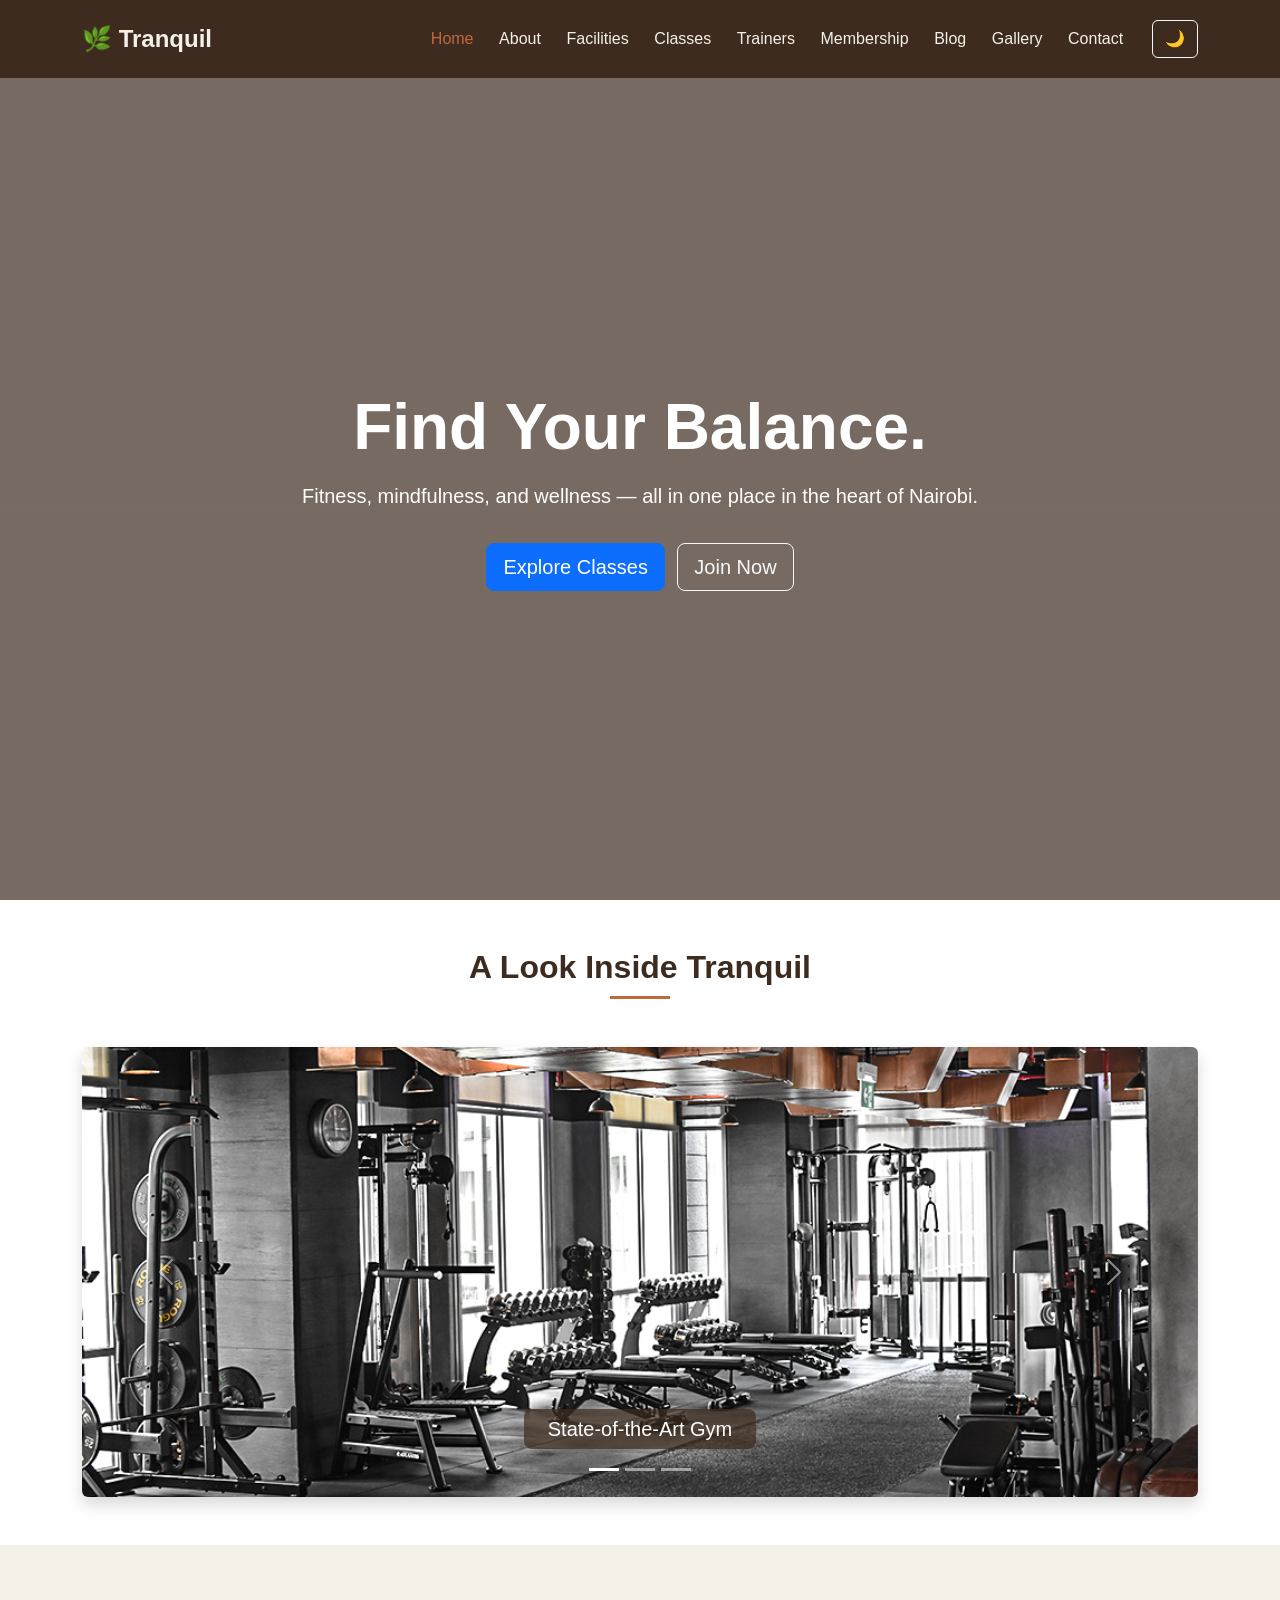
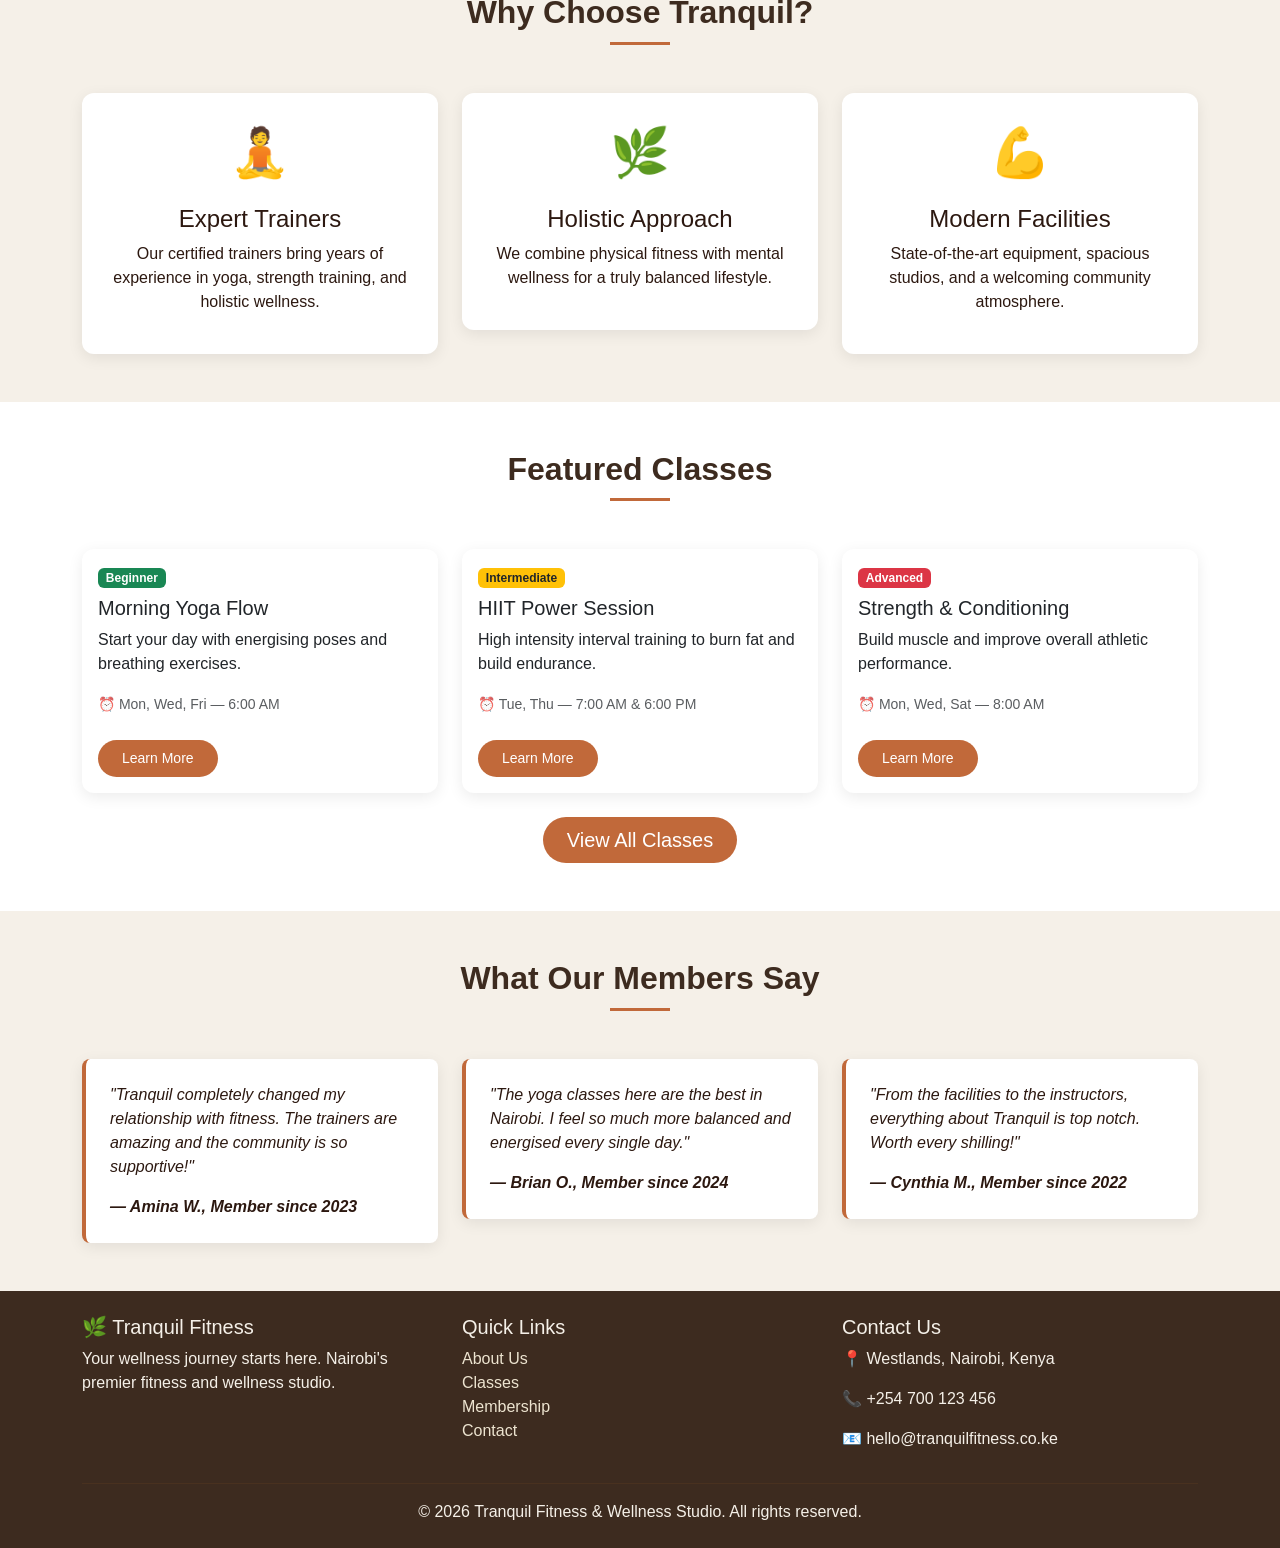
<file: index.html>
<!DOCTYPE html>
<html lang="en">
<head>
    <meta charset="UTF-8">
    <meta name="viewport" content="width=device-width, initial-scale=1.0">
    <title>Tranquil Fitness and Wellness Centre</title>
    <link rel="stylesheet" href="https://cdn.jsdelivr.net/npm/bootstrap@5.3.0/dist/css/bootstrap.min.css">
    <link rel="stylesheet" href="assets/css/style.css">
</head>
<body>
    <nav class="navbar navbar-expand-lg navbar-dark fixed-top">
        <div class="container">
            <a class="navbar-brand fw-bold" href="index.html">🌿 Tranquil</a>
            <button class="navbar-toggler" type="button" data-bs-toggle="collapse" data-bs-target="#navMenu">
                <span class="navbar-toggler-icon"></span>
            </button>
            <div class="collapse navbar-collapse" id="navMenu">
                <ul class="navbar-nav ms-auto">
                    <li class="nav-item"><a class="nav-link active" href="index.html">Home</a></li>
                    <li class="nav-item"><a class="nav-link" href="about.html">About</a></li>
                    <li class="nav-item"><a class="nav-link" href="facilities.html">Facilities</a></li>
                    <li class="nav-item"><a class="nav-link" href="classes.html">Classes</a></li>
                    <li class="nav-item"><a class="nav-link" href="trainers.html">Trainers</a></li>
                    <li class="nav-item"><a class="nav-link" href="membership.html">Membership</a></li>
                    <li class="nav-item"><a class="nav-link" href="blog.html">Blog</a></li>
                    <li class="nav-item"><a class="nav-link" href="gallery.html">Gallery</a></li>
                    <li class="nav-item"><a class="nav-link" href="contact.html">Contact</a></li>
                </ul>
                <button id="darkModeToggle" class="btn btn-outline-light ms-3">🌙</button>
            </div>
        </div>
    </nav>

    <section class="hero d-flex align-items-center">
        <div class="container text-center text-white">
            <h1 class="display-3 fw-bold">Find Your Balance.</h1>
            <p class="lead mt-3">Fitness, mindfulness, and wellness — all in one place in the heart of Nairobi.</p>
            <a href="classes.html" class="btn btn-primary btn-lg mt-3 me-2">Explore Classes</a>
            <a href="membership.html" class="btn btn-outline-light btn-lg mt-3">Join Now</a>
        </div>
    </section>

    <section class="py-5">
        <div class="container">
            <h2 class="text-center section-title mb-5">A Look Inside Tranquil</h2>
            <div id="studioCarousel" class="carousel slide" data-bs-ride="carousel">
                <div class="carousel-indicators">
                    <button type="button" data-bs-target="#studioCarousel" data-bs-slide-to="0" class="active" aria-label="Slide 1"></button>
                    <button type="button" data-bs-target="#studioCarousel" data-bs-slide-to="1" aria-label="Slide 2"></button>
                    <button type="button" data-bs-target="#studioCarousel" data-bs-slide-to="2" aria-label="Slide 3"></button>
                </div>
                <div class="carousel-inner rounded shadow">
                    <div class="carousel-item active">
                        <img src="assets/images/Gym.png" class="d-block w-100 carousel-img" alt="Gym floor">
                        <div class="carousel-caption d-none d-md-block">
                            <h5>State-of-the-Art Gym</h5>
                        </div>
                    </div>
                    <div class="carousel-item">
                        <img src="assets/images/Pilates.png" class="d-block w-100 carousel-img" alt="Pilates studio">
                        <div class="carousel-caption d-none d-md-block">
                            <h5>Pilates Studio</h5>
                        </div>
                    </div>
                    <div class="carousel-item">
                        <img src="assets/images/Padel.png" class="d-block w-100 carousel-img" alt="Padel room">
                        <div class="carousel-caption d-none d-md-block">
                            <h5>Padel Room</h5>
                        </div>
                    </div>
                </div>
                <button class="carousel-control-prev" type="button" data-bs-target="#studioCarousel" data-bs-slide="prev">
                    <span class="carousel-control-prev-icon" aria-hidden="true"></span>
                    <span class="visually-hidden">Previous</span>
                </button>
                <button class="carousel-control-next" type="button" data-bs-target="#studioCarousel" data-bs-slide="next">
                    <span class="carousel-control-next-icon" aria-hidden="true"></span>
                    <span class="visually-hidden">Next</span>
                </button>
            </div>
        </div>
    </section>

    <section class="py-5 bg-cream">
        <div class="container">
            <h2 class="text-center section-title mb-5">Why Choose Tranquil?</h2>
            <div class="row g-4">
                <div class="col-md-4">
                    <div class="feature-card text-center p-4">
                        <div class="feature-icon mb-3">🧘</div>
                        <h4>Expert Trainers</h4>
                        <p>Our certified trainers bring years of experience in yoga, strength training, and holistic wellness.</p>
                    </div>
                </div>
                <div class="col-md-4">
                    <div class="feature-card text-center p-4">
                        <div class="feature-icon mb-3">🌿</div>
                        <h4>Holistic Approach</h4>
                        <p>We combine physical fitness with mental wellness for a truly balanced lifestyle.</p>
                    </div>
                </div>
                <div class="col-md-4">
                    <div class="feature-card text-center p-4">
                        <div class="feature-icon mb-3">💪</div>
                        <h4>Modern Facilities</h4>
                        <p>State-of-the-art equipment, spacious studios, and a welcoming community atmosphere.</p>
                    </div>
                </div>
            </div>
        </div>
    </section>

    <section class="py-5">
        <div class="container">
            <h2 class="text-center section-title mb-5">Featured Classes</h2>
            <div class="row g-4">
                <div class="col-md-4">
                    <div class="class-card card h-100">
                        <div class="card-body">
                            <span class="badge bg-success mb-2">Beginner</span>
                            <h5 class="card-title">Morning Yoga Flow</h5>
                            <p class="card-text">Start your day with energising poses and breathing exercises.</p>
                            <p class="text-muted"><small>⏰ Mon, Wed, Fri — 6:00 AM</small></p>
                            <a href="classes.html" class="btn btn-sm btn-earthy mt-2">Learn More</a>
                        </div>
                    </div>
                </div>
                <div class="col-md-4">
                    <div class="class-card card h-100">
                        <div class="card-body">
                            <span class="badge bg-warning text-dark mb-2">Intermediate</span>
                            <h5 class="card-title">HIIT Power Session</h5>
                            <p class="card-text">High intensity interval training to burn fat and build endurance.</p>
                            <p class="text-muted"><small>⏰ Tue, Thu — 7:00 AM & 6:00 PM</small></p>
                            <a href="classes.html" class="btn btn-sm btn-earthy mt-2">Learn More</a>
                        </div>
                    </div>
                </div>
                <div class="col-md-4">
                    <div class="class-card card h-100">
                        <div class="card-body">
                            <span class="badge bg-danger mb-2">Advanced</span>
                            <h5 class="card-title">Strength & Conditioning</h5>
                            <p class="card-text">Build muscle and improve overall athletic performance.</p>
                            <p class="text-muted"><small>⏰ Mon, Wed, Sat — 8:00 AM</small></p>
                            <a href="classes.html" class="btn btn-sm btn-earthy mt-2">Learn More</a>
                        </div>
                    </div>
                </div>
            </div>
            <div class="text-center mt-4">
                <a href="classes.html" class="btn btn-earthy btn-lg">View All Classes</a>
            </div>
        </div>
    </section>

    <section class="py-5 bg-cream">
        <div class="container">
            <h2 class="text-center section-title mb-5">What Our Members Say</h2>
            <div class="row g-4">
                <div class="col-md-4">
                    <div class="testimonial-card p-4">
                        <p>"Tranquil completely changed my relationship with fitness. The trainers are amazing and the community is so supportive!"</p>
                        <strong>— Amina W., Member since 2023</strong>
                    </div>
                </div>
                <div class="col-md-4">
                    <div class="testimonial-card p-4">
                        <p>"The yoga classes here are the best in Nairobi. I feel so much more balanced and energised every single day."</p>
                        <strong>— Brian O., Member since 2024</strong>
                    </div>
                </div>
                <div class="col-md-4">
                    <div class="testimonial-card p-4">
                        <p>"From the facilities to the instructors, everything about Tranquil is top notch. Worth every shilling!"</p>
                        <strong>— Cynthia M., Member since 2022</strong>
                    </div>
                </div>
            </div>
        </div>
    </section>

    <footer class="footer py-4">
        <div class="container">
            <div class="row">
                <div class="col-md-4">
                    <h5>🌿 Tranquil Fitness</h5>
                    <p>Your wellness journey starts here. Nairobi's premier fitness and wellness studio.</p>
                </div>
                <div class="col-md-4">
                    <h5>Quick Links</h5>
                    <ul class="list-unstyled">
                        <li><a href="about.html">About Us</a></li>
                        <li><a href="classes.html">Classes</a></li>
                        <li><a href="membership.html">Membership</a></li>
                        <li><a href="contact.html">Contact</a></li>
                    </ul>
                </div>
                <div class="col-md-4">
                    <h5>Contact Us</h5>
                    <p>📍 Westlands, Nairobi, Kenya</p>
                    <p>📞 +254 700 123 456</p>
                    <p>📧 hello@tranquilfitness.co.ke</p>
                </div>
            </div>
            <hr>
            <p class="text-center mb-0">© 2026 Tranquil Fitness & Wellness Studio. All rights reserved.</p>
        </div>
    </footer>

    <script src="https://cdn.jsdelivr.net/npm/bootstrap@5.3.0/dist/js/bootstrap.bundle.min.js"></script>
    <script src="assets/js/main.js"></script>
</body>
</html>
</file>
<file: assets/css/style.css>
:root {
    --brown-dark: #3d2b1f;
    --brown-mid: #6b4423;
    --terracotta: #c1693a;
    --olive: #6b7c4b;
    --olive-light: #8a9e5f;
    --cream: #f5f0e8;
    --cream-dark: #ede4d0;
    --text-dark: #2c1810;
    --text-light: #f5f0e8;
}

* { margin: 0; padding: 0; box-sizing: border-box; }
body { font-family: 'Segoe UI', Tahoma, Geneva, Verdana, sans-serif; color: var(--text-dark); background-color: #fff; }
a { text-decoration: none; color: inherit; }

.navbar { background-color: var(--brown-dark) !important; padding: 1rem 0; }
.navbar-brand { font-size: 1.5rem; color: var(--cream) !important; }
.nav-link { color: var(--cream) !important; font-weight: 500; margin: 0 0.3rem; transition: color 0.3s; }
.nav-link:hover, .nav-link.active { color: var(--terracotta) !important; }

.hero {
    min-height: 100vh;
    background: linear-gradient(rgba(61, 43, 31, 0.7), rgba(61, 43, 31, 0.7)),
                url('https://images.unsplash.com/photo-1571019613454-1cb2f99b2d8b?w=1600') center/cover no-repeat;
    padding-top: 80px;
}

.section-title { color: var(--brown-dark); font-weight: 700; position: relative; }
.section-title::after {
    content: '';
    display: block;
    width: 60px;
    height: 3px;
    background: var(--terracotta);
    margin: 10px auto 0;
}

.bg-cream { background-color: var(--cream) !important; }

.feature-card {
    background: #fff;
    border-radius: 12px;
    box-shadow: 0 4px 15px rgba(0,0,0,0.08);
    transition: transform 0.3s;
}
.feature-card:hover { transform: translateY(-5px); }
.feature-icon { font-size: 3rem; }

.class-card {
    border: none;
    border-radius: 12px;
    box-shadow: 0 4px 15px rgba(0,0,0,0.08);
    transition: transform 0.3s;
}
.class-card:hover { transform: translateY(-5px); }

.btn-earthy {
    background-color: var(--terracotta);
    color: white;
    border: none;
    border-radius: 25px;
    padding: 0.5rem 1.5rem;
    transition: background 0.3s;
}
.btn-earthy:hover { background-color: var(--brown-mid); color: white; }

.testimonial-card {
    background: #fff;
    border-left: 4px solid var(--terracotta);
    border-radius: 8px;
    box-shadow: 0 4px 15px rgba(0,0,0,0.08);
    font-style: italic;
}

.footer {
    background-color: var(--brown-dark);
    color: var(--cream);
}
.footer a { color: var(--cream-dark); transition: color 0.3s; }
.footer a:hover { color: var(--terracotta); }
.footer hr { border-color: var(--brown-mid); }

@media (max-width: 768px) {
    .hero h1 { font-size: 2rem; }
    .hero p { font-size: 1rem; }
}

.page-header {
    background: linear-gradient(rgba(61, 43, 31, 0.75), rgba(61, 43, 31, 0.75)),
                url('assets/images/download.jpg') center/cover no-repeat;
    color: var(--cream);
    padding: 100px 0;
    text-align: center;
}

.contact-info-item h5 {
    color: var(--terracotta);
    font-weight: 600;
}
.facility-card {
    border: none;
    overflow: hidden;
    border-radius: 12px;
    box-shadow: 0 4px 15px rgba(0,0,0,0.08);
    transition: transform 0.3s;
}

.facility-card:hover { transform: translateY(-5px); }
.facility-card .card-img-top {
    height: 200px;
    object-fit: cover;
}

.facility-card .card-title {
    color: var(--terracotta);
    font-weight: 600;
}

.flip-card {
    background-color: transparent;
    width: 100%;
    height: 320px;
    perspective: 1000px;
    margin-bottom: 1rem;
}

.flip-card-inner {
    position: relative;
    width: 100%;
    height: 100%;
    transition: transform 0.6s;
    transform-style: preserve-3d;
}

.flip-card:hover .flip-card-inner {
    transform: rotateY(180deg);
}

.flip-card-front, .flip-card-back {
    position: absolute;
    width: 100%;
    height: 100%;
    backface-visibility: hidden;
    border-radius: 12px;
    box-shadow: 0 4px 15px rgba(0,0,0,0.1);
    text-align: center;
    padding: 1.2rem;
}

.flip-card-front {
    background-color: #fff;
    display: flex;
    flex-direction: column;
    align-items: center;
    justify-content: center;
}

.flip-card-front img {
    width: 130px;
    height: 130px;
    object-fit: cover;
    border-radius: 50%;
    margin-bottom: 0.8rem;
    border: 3px solid var(--terracotta);
}

.flip-card-front h5 {
    color: var(--terracotta);
    font-weight: 600;
    margin-bottom: 0.2rem;
}

.flip-card-back {
    background-color: var(--brown-dark);
    color: var(--cream);
    transform: rotateY(180deg);
    display: flex;
    flex-direction: column;
    align-items: center;
    justify-content: center;
}

.flip-card-back h5 {
    color: var(--cream);
    font-weight: 600;
    margin-bottom: 0.6rem;
}

.flip-card-back p {
    font-size: 0.85rem;
    margin-bottom: 0.5rem;
}

.class-filter {
    display: flex;
    flex-wrap: wrap;
    gap: 0.6rem;
}
.filter-btn {
    background: #fff;
    border: 2px solid var(--olive-light);
    color: var(--brown-dark);
    padding: 0.5rem 1.4rem;
    border-radius: 25px;
    font-weight: 500;
    cursor: pointer;
    transition: all 0.3s;
}
.filter-btn:hover {
    background: var(--olive-light);
    color: white;
}
.filter-btn.active {
    background: var(--terracotta);
    border-color: var(--terracotta);
    color: white;
}
.class-card img {
    height: 220px;
    object-fit: cover;
}
.pricing-card {
    border: none;
    border-radius: 16px;
    box-shadow: 0 4px 15px rgba(0,0,0,0.08);
    position: relative;
    transition: transform 0.3s;
}
.pricing-card:hover { transform: translateY(-5px); }
.pricing-card.popular {
    border: 3px solid var(--terracotta);
    transform: scale(1.03);
}
.popular-badge {
    position: absolute;
    top: -14px;
    left: 50%;
    transform: translateX(-50%);
    background: var(--terracotta);
    color: white;
    padding: 0.3rem 1rem;
    border-radius: 20px;
    font-size: 0.8rem;
    font-weight: 600;
}
.price-tag {
    margin: 1rem 0;
}
.price-tag .currency {
    font-size: 1rem;
    color: var(--brown-mid);
    vertical-align: top;
}
.price-tag .amount {
    font-size: 2.8rem;
    font-weight: 700;
    color: var(--terracotta);
}
.price-tag .period {
    font-size: 1rem;
    color: var(--brown-mid);
}
.pricing-features li {
    padding: 0.4rem 0;
    border-bottom: 1px solid #eee;
}
.btn-outline-earthy {
    border: 2px solid var(--terracotta);
    color: var(--terracotta);
    background: transparent;
    border-radius: 25px;
    padding: 0.5rem 1.5rem;
    transition: all 0.3s;
}
.btn-outline-earthy:hover {
    background: var(--terracotta);
    color: white;
}
.gallery-item {
    overflow: hidden;
    border-radius: 10px;
    box-shadow: 0 4px 12px rgba(0,0,0,0.1);
}
.gallery-item img {
    width: 100%;
    height: 280px;
    object-fit: cover;
    transition: transform 0.4s;
}
.gallery-item:hover img {
    transform: scale(1.08);
}
body.dark-mode {
    background-color: #1a1a1a;
    color: #f0f0f0;
}
body.dark-mode .feature-card,
body.dark-mode .class-card,
body.dark-mode .facility-card,
body.dark-mode .testimonial-card,
body.dark-mode .pricing-card,
body.dark-mode .gallery-item {
    background-color: #2a2a2a;
    color: #f0f0f0;
}
body.dark-mode .bg-cream {
    background-color: #222 !important;
}
body.dark-mode .section-title {
    color: #f0f0f0;
}
body.dark-mode .filter-btn,
body.dark-mode .facility-btn {
    background-color: #2a2a2a;
    color: #f0f0f0;
}
.carousel-img {
    height: 450px;
    object-fit: cover;
}
.carousel-caption h5 {
    background: rgba(61, 43, 31, 0.7);
    display: inline-block;
    padding: 0.5rem 1.5rem;
    border-radius: 8px;
}
</file>
